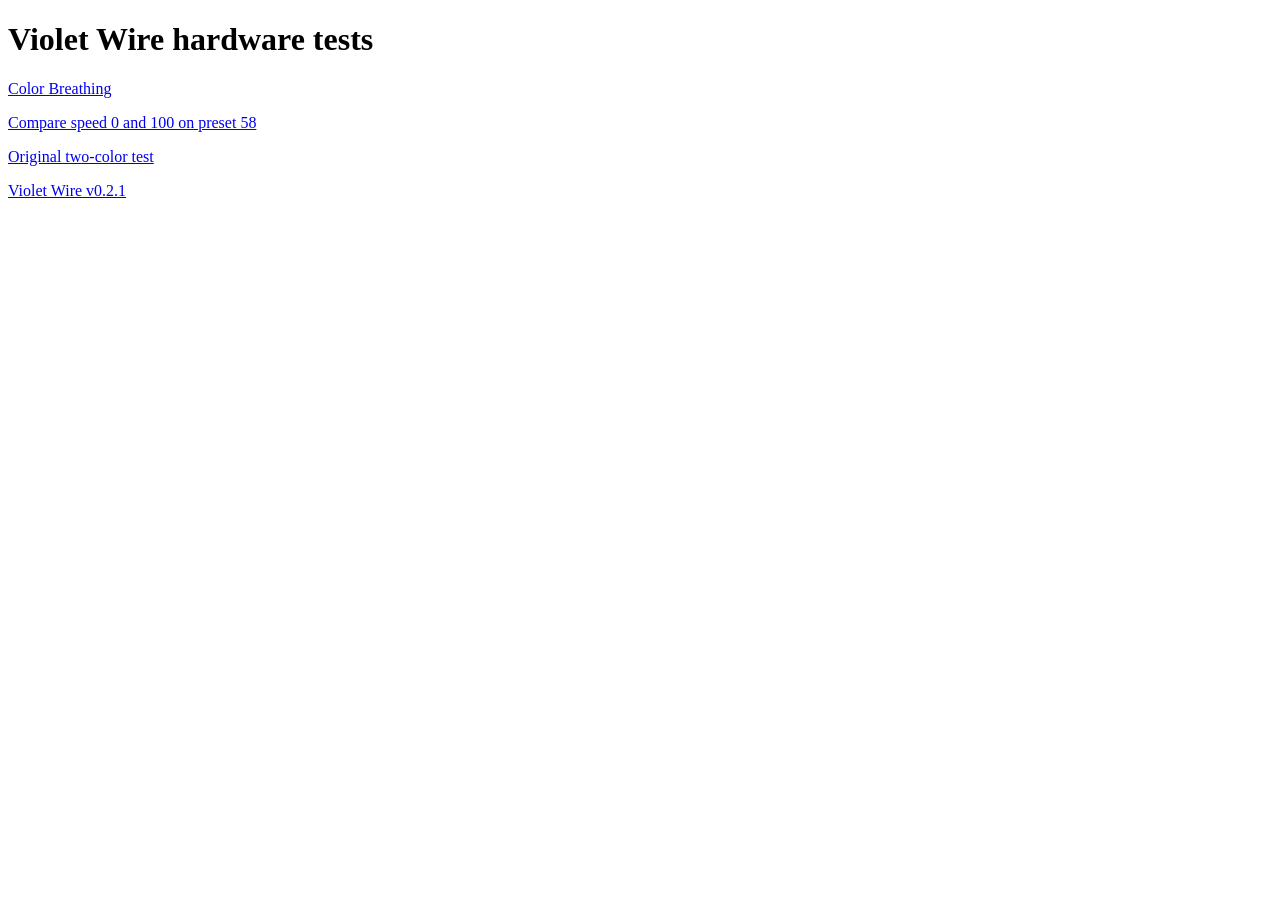
<file: index.html>
<!doctype html>
<html lang="en">
<head>
  <meta charset="utf-8">
  <meta name="viewport" content="width=device-width, initial-scale=1">
  <title>Violet Wire hardware tests</title>
</head>
<body>
  <main>
    <h1>Violet Wire hardware tests</h1>
    <p><a href="./color-breathing-v1/lab/">Color Breathing</a></p>
    <p><a href="./effect-58-v3/lab/">Compare speed 0 and 100 on preset 58</a></p>
    <p><a href="./effect-58-v2/lab/">Original two-color test</a></p>
    <p><a href="https://wronghands.github.io/violet-wire/">Violet Wire v0.2.1</a></p>
  </main>
</body>
</html>
</file>
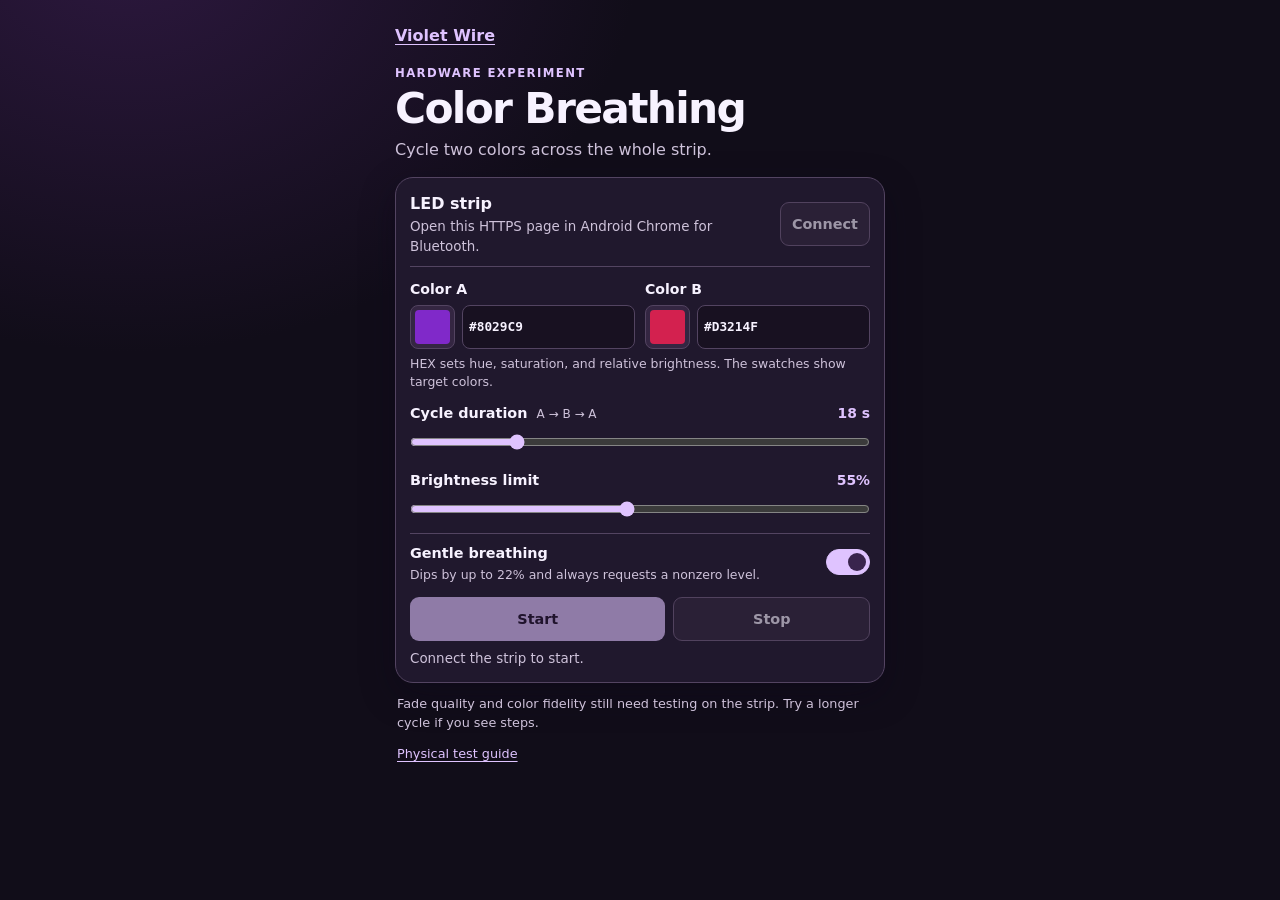
<file: color-breathing-v1/lab/index.html>
<!doctype html>
<html lang="en">
<head>
  <meta charset="utf-8">
  <meta name="viewport" content="width=device-width, initial-scale=1">
  <meta name="color-scheme" content="dark">
  <meta name="theme-color" content="#110d19">
  <meta name="description" content="Cycle two custom colors across a connected Violet Wire strip.">
  <title>Color Breathing · Violet Wire</title>
  <link rel="stylesheet" href="./style.css">
  <script type="module" src="./app.js"></script>
</head>
<body>
  <main>
    <header>
      <a class="home" href="https://wronghands.github.io/violet-wire/">Violet Wire</a>
      <p class="eyebrow">Hardware experiment</p>
      <h1>Color Breathing</h1>
      <p class="intro">Cycle two colors across the whole strip.</p>
    </header>

    <section class="panel" aria-label="Color Breathing controls">
      <div class="connection">
        <div>
          <h2>LED strip</h2>
          <p id="connection-status" role="status">Checking Bluetooth…</p>
        </div>
        <button id="connect" type="button" disabled>Connect</button>
        <button id="disconnect" type="button" hidden>Disconnect</button>
      </div>

      <fieldset id="settings">
        <legend class="visually-hidden">Effect settings</legend>
        <div class="palette">
          <div class="color">
            <label for="hex-a">Color A</label>
            <input type="color" id="picker-a" aria-label="Pick color A" value="#8029c9">
            <input type="text" id="hex-a" aria-label="Color A HEX" aria-describedby="error-a" value="#8029C9" maxlength="12" spellcheck="false" autocomplete="off" autocapitalize="characters">
            <p id="error-a" class="field-error" hidden>Use six HEX digits, like #8029C9.</p>
          </div>
          <div class="color">
            <label for="hex-b">Color B</label>
            <input type="color" id="picker-b" aria-label="Pick color B" value="#d3214f">
            <input type="text" id="hex-b" aria-label="Color B HEX" aria-describedby="error-b" value="#D3214F" maxlength="12" spellcheck="false" autocomplete="off" autocapitalize="characters">
            <p id="error-b" class="field-error" hidden>Use six HEX digits, like #D3214F.</p>
          </div>
        </div>
        <p class="palette-note">HEX sets hue, saturation, and relative brightness. The swatches show target colors.</p>

        <div class="slider">
          <div class="slider-label">
            <label for="duration">Cycle duration <small>A → B → A</small></label>
            <output id="duration-value" for="duration">18 s</output>
          </div>
          <input type="range" id="duration" min="6" max="60" step="1" value="18" aria-valuetext="18 seconds">
        </div>

        <div class="slider">
          <div class="slider-label">
            <label for="brightness">Brightness limit</label>
            <output id="brightness-value" for="brightness">55%</output>
          </div>
          <input type="range" id="brightness" min="15" max="100" step="1" value="55" aria-valuetext="55 percent">
        </div>

        <label class="breathing-toggle" for="breathing">
          <span><strong>Gentle breathing</strong><small id="breathing-help">Dips by up to 22% and always requests a nonzero level.</small></span>
          <input type="checkbox" id="breathing" aria-describedby="breathing-help" checked>
        </label>
      </fieldset>

      <div class="actions">
        <button class="primary" id="start" type="button" disabled>Start</button>
        <button id="stop" type="button" disabled>Stop</button>
      </div>
      <p id="player-status" class="status" role="status">Connect the strip to start.</p>
      <noscript><p class="status">JavaScript is needed to control the strip.</p></noscript>
    </section>

    <footer>
      <p>Fade quality and color fidelity still need testing on the strip. Try a longer cycle if you see steps.</p>
      <a href="https://github.com/wronghands/violet-wire/blob/main/docs/COLOR_BREATHING.md">Physical test guide</a>
    </footer>
  </main>
</body>
</html>
</file>
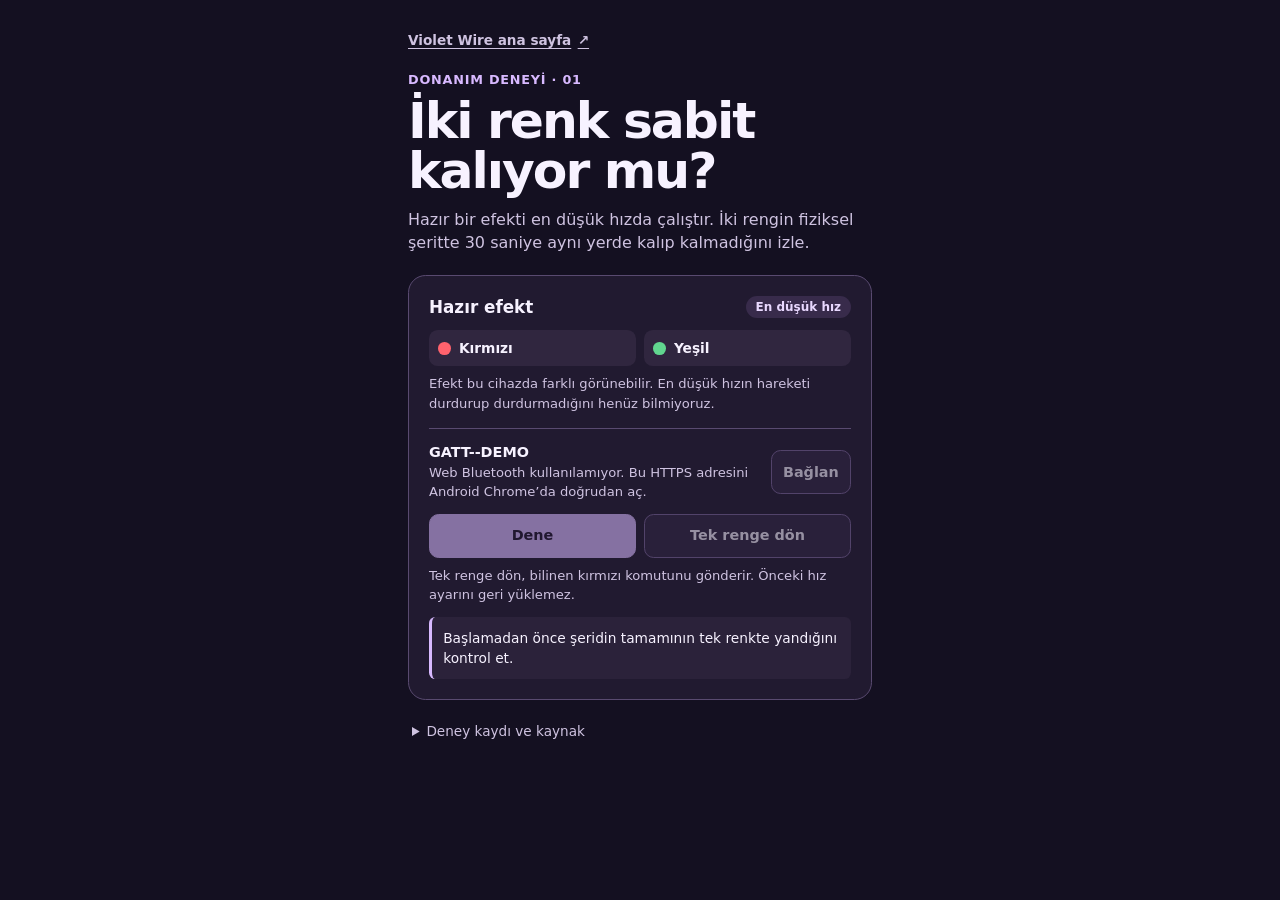
<file: effect-58-v1/lab/index.html>
<!doctype html>
<html lang="tr">
<head>
  <meta charset="utf-8">
  <meta name="viewport" content="width=device-width, initial-scale=1">
  <meta name="color-scheme" content="dark">
  <meta name="theme-color" content="#141021">
  <meta name="description" content="Violet Wire ile hazır bir Bluetooth efektinin en düşük hızda sabit kalıp kalmadığını gözlemle.">
  <title>İki renk deneyi · Violet Wire</title>
  <link rel="stylesheet" href="./lab.css">
  <script type="module" src="./lab.js"></script>
</head>
<body>
  <main>
    <header class="intro">
      <a class="brand" href="https://wronghands.github.io/violet-wire/">Violet Wire ana sayfa <span aria-hidden="true">↗</span></a>
      <p class="eyebrow">Donanım deneyi · 01</p>
      <h1>İki renk sabit<br>kalıyor mu?</h1>
      <p>Hazır bir efekti en düşük hızda çalıştır. İki rengin fiziksel şeritte 30 saniye aynı yerde kalıp kalmadığını izle.</p>
    </header>

    <section class="card" aria-labelledby="effect-title">
      <div class="effect-heading">
        <h2 id="effect-title">Hazır efekt</h2>
        <span class="chip">En düşük hız</span>
      </div>
      <ul class="palette" aria-label="Kaynakta belirtilen efekt renkleri">
        <li><span class="swatch red" aria-hidden="true"></span>Kırmızı</li>
        <li><span class="swatch green" aria-hidden="true"></span>Yeşil</li>
      </ul>
      <p class="hint">Efekt bu cihazda farklı görünebilir. En düşük hızın hareketi durdurup durdurmadığını henüz bilmiyoruz.</p>

      <div class="connection">
        <div>
          <strong>GATT--DEMO</strong>
          <p id="connection-status" role="status">Bluetooth desteği kontrol ediliyor…</p>
        </div>
        <button id="connect" type="button" disabled>Bağlan</button>
        <button id="disconnect" type="button" hidden>Bağlantıyı kes</button>
      </div>

      <div class="actions">
        <button class="primary" id="try" type="button" disabled>Dene</button>
        <button id="restore" type="button" aria-describedby="restore-help" disabled>Tek renge dön</button>
      </div>
      <p class="hint" id="restore-help">Tek renge dön, bilinen kırmızı komutunu gönderir. Önceki hız ayarını geri yüklemez.</p>
      <p class="result" id="result" role="status">Başlamadan önce şeridin tamamının tek renkte yandığını kontrol et.</p>
      <noscript><p>Bluetooth bağlantısı için JavaScript gerekli.</p></noscript>
    </section>

    <details class="diagnostics">
      <summary>Deney kaydı ve kaynak</summary>
      <p>Kayıt, tarayıcıdaki FFF3 yazımlarını gösterir. Şeritteki sonucu ayrıca gözlemle.</p>
      <ol id="log"></ol>
      <a href="https://github.com/wronghands/violet-wire/blob/main/docs/STATIONARY_COLORS.md">Paketler, kaynaklar ve test adımları</a>
    </details>
  </main>
</body>
</html>
</file>
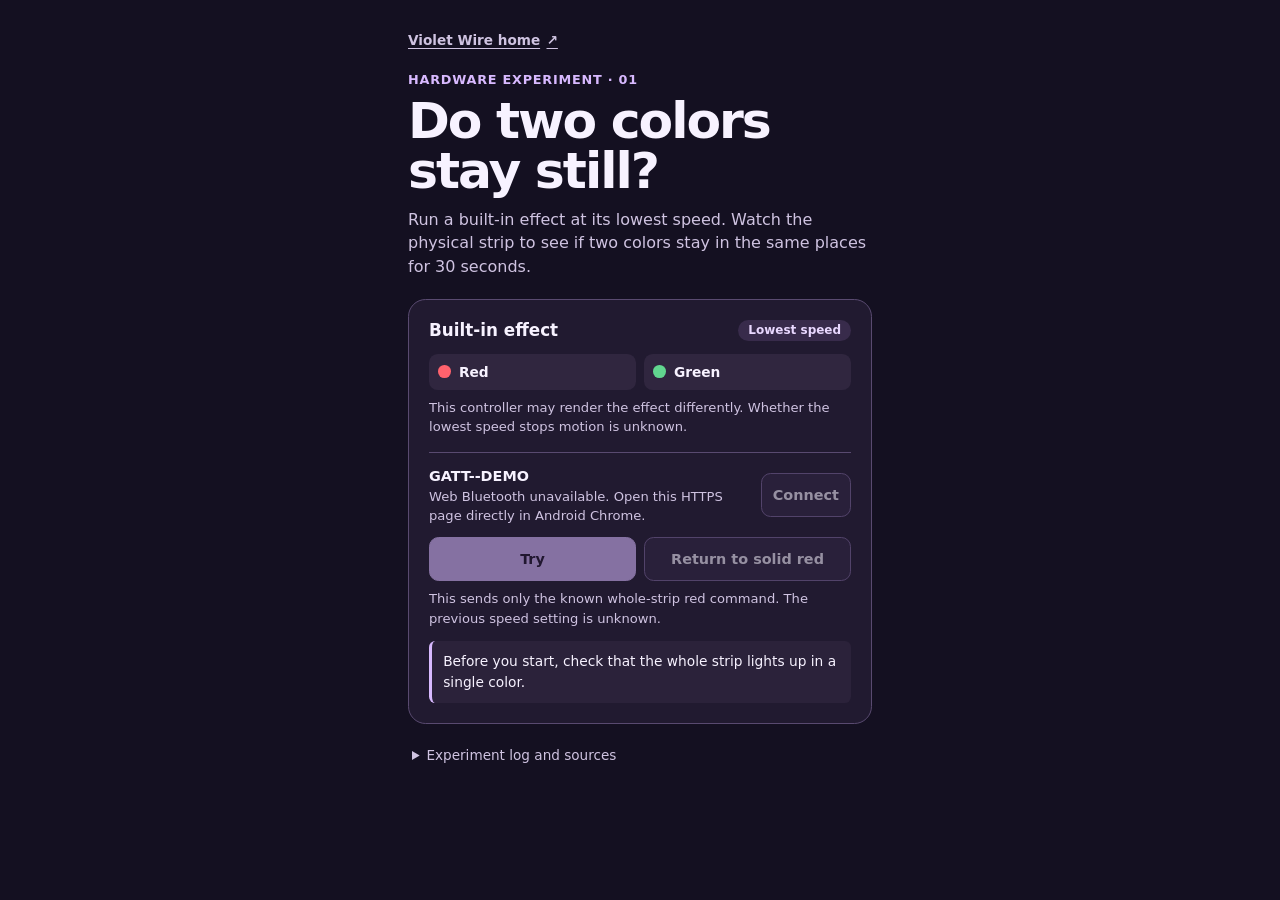
<file: effect-58-v2/lab/index.html>
<!doctype html>
<html lang="en">
<head>
  <meta charset="utf-8">
  <meta name="viewport" content="width=device-width, initial-scale=1">
  <meta name="color-scheme" content="dark">
  <meta name="theme-color" content="#141021">
  <meta name="description" content="Test whether a built-in Violet Wire Bluetooth effect stays still at its lowest speed.">
  <title>Two-color experiment · Violet Wire</title>
  <link rel="stylesheet" href="./lab.css">
  <script type="module" src="./lab.js"></script>
</head>
<body>
  <main>
    <header class="intro">
      <a class="brand" href="https://wronghands.github.io/violet-wire/">Violet Wire home <span aria-hidden="true">↗</span></a>
      <p class="eyebrow">Hardware experiment · 01</p>
      <h1>Do two colors<br>stay still?</h1>
      <p>Run a built-in effect at its lowest speed. Watch the physical strip to see if two colors stay in the same places for 30 seconds.</p>
    </header>

    <section class="card" aria-labelledby="effect-title">
      <div class="effect-heading">
        <h2 id="effect-title">Built-in effect</h2>
        <span class="chip">Lowest speed</span>
      </div>
      <ul class="palette" aria-label="Effect colors listed in the source">
        <li><span class="swatch red" aria-hidden="true"></span>Red</li>
        <li><span class="swatch green" aria-hidden="true"></span>Green</li>
      </ul>
      <p class="hint">This controller may render the effect differently. Whether the lowest speed stops motion is unknown.</p>

      <div class="connection">
        <div>
          <strong>GATT--DEMO</strong>
          <p id="connection-status" role="status">Checking Bluetooth support…</p>
        </div>
        <button id="connect" type="button" disabled>Connect</button>
        <button id="disconnect" type="button" hidden>Disconnect</button>
      </div>

      <div class="actions">
        <button class="primary" id="try" type="button" disabled>Try</button>
        <button id="restore" type="button" aria-describedby="restore-help" disabled>Return to solid red</button>
      </div>
      <p class="hint" id="restore-help">This sends only the known whole-strip red command. The previous speed setting is unknown.</p>
      <p class="result" id="result" role="status">Before you start, check that the whole strip lights up in a single color.</p>
      <noscript><p>Bluetooth requires JavaScript.</p></noscript>
    </section>

    <details class="diagnostics">
      <summary>Experiment log and sources</summary>
      <p>The log shows the browser’s FFF3 writes. Check the physical strip for the result.</p>
      <ol id="log"></ol>
      <a href="https://github.com/wronghands/violet-wire/blob/main/docs/STATIONARY_COLORS.md">Packets, sources, and test steps</a>
    </details>
  </main>
</body>
</html>
</file>
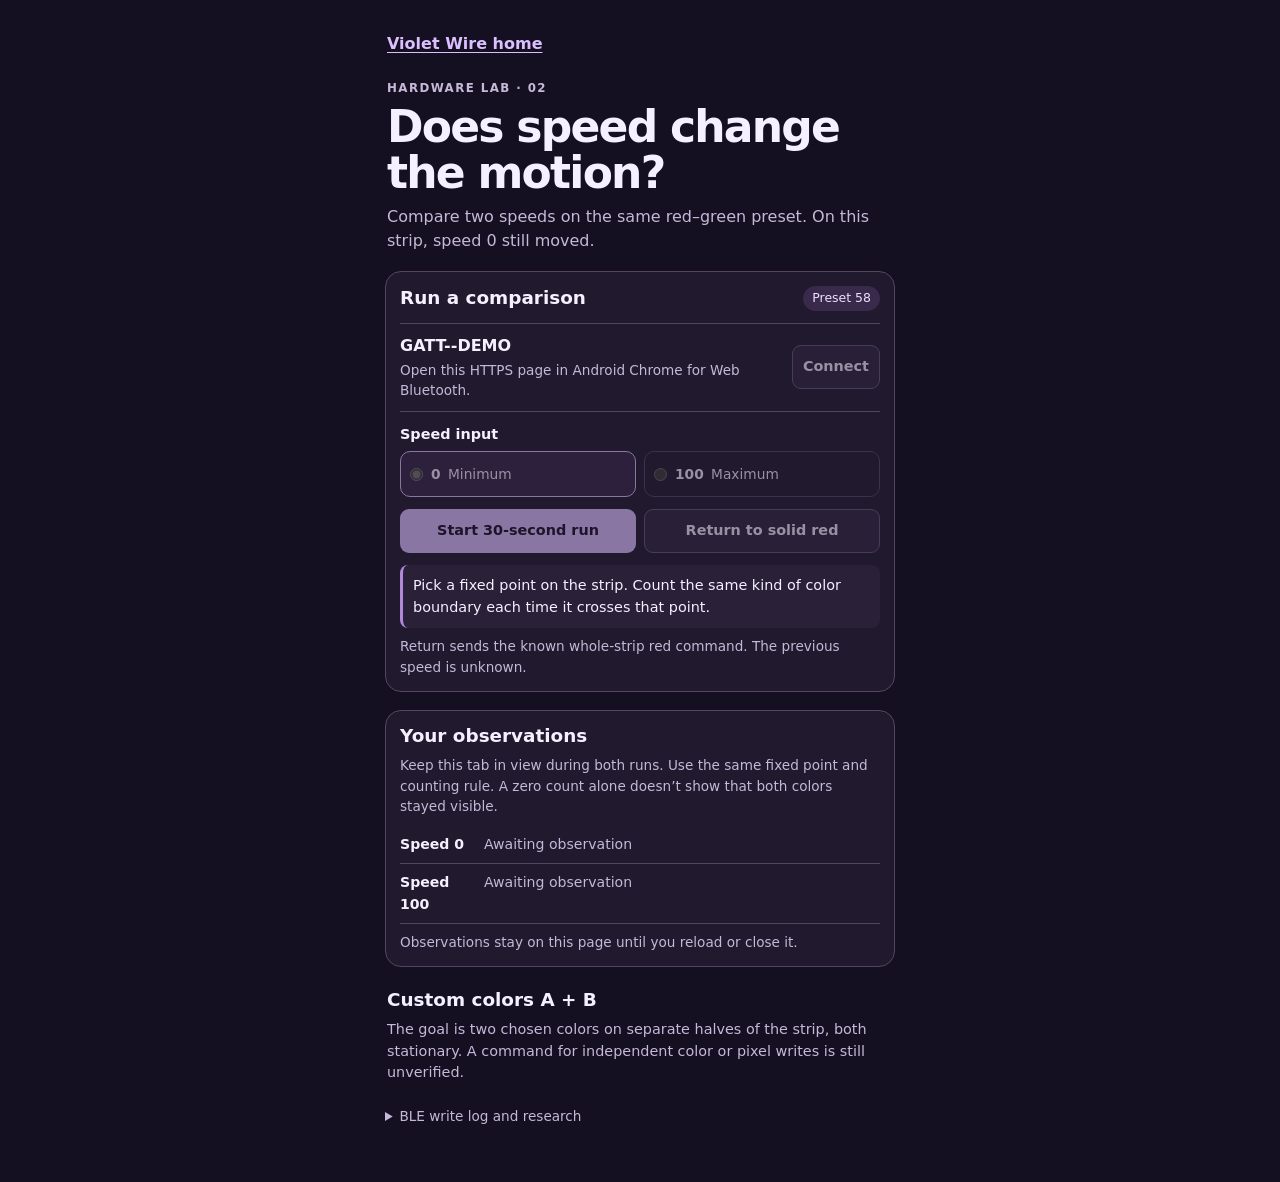
<file: effect-58-v3/lab/index.html>
<!doctype html>
<html lang="en">
<head>
  <meta charset="utf-8">
  <meta name="viewport" content="width=device-width, initial-scale=1">
  <meta name="color-scheme" content="dark">
  <meta name="theme-color" content="#141021">
  <meta name="description" content="Compare two documented speed values on the same Violet Wire LED preset.">
  <title>Speed comparison · Violet Wire</title>
  <link rel="stylesheet" href="./speed.css">
  <script type="module" src="./speed.js"></script>
</head>
<body>
  <main>
    <header>
      <a class="brand" href="https://wronghands.github.io/violet-wire/">Violet Wire home</a>
      <p class="eyebrow">Hardware lab · 02</p>
      <h1>Does speed change the motion?</h1>
      <p>Compare two speeds on the same red–green preset. On this strip, speed 0 still moved.</p>
    </header>

    <section class="card" aria-labelledby="run-title">
      <div class="section-title">
        <h2 id="run-title">Run a comparison</h2>
        <span class="tag">Preset 58</span>
      </div>
      <div class="device">
        <div><strong>GATT--DEMO</strong><p id="connection" role="status">Checking Bluetooth…</p></div>
        <button id="connect" type="button" disabled>Connect</button>
        <button id="disconnect" type="button" hidden>Disconnect</button>
      </div>
      <fieldset id="speed-choice">
        <legend>Speed input</legend>
        <div class="choices">
          <label><input type="radio" name="speed" value="0" checked><span><strong>0</strong> Minimum</span></label>
          <label><input type="radio" name="speed" value="100"><span><strong>100</strong> Maximum</span></label>
        </div>
      </fieldset>
      <div class="actions">
        <button class="primary" id="start" type="button" disabled>Start 30-second run</button>
        <button id="restore" type="button" disabled>Return to solid red</button>
      </div>
      <div class="run-status">
        <p id="status" role="status">Pick a fixed point on the strip. Count the same kind of color boundary each time it crosses that point.</p>
        <span class="timer" id="timer" aria-hidden="true" hidden></span>
      </div>
      <p class="help">Return sends the known whole-strip red command. The previous speed is unknown.</p>
      <noscript><p>JavaScript is needed for Bluetooth and the timer.</p></noscript>
    </section>

    <section class="card" aria-labelledby="measure-title">
      <h2 id="measure-title">Your observations</h2>
      <p class="help">Keep this tab in view during both runs. Use the same fixed point and counting rule. A zero count alone doesn’t show that both colors stayed visible.</p>
      <dl class="readings">
        <div><dt>Speed 0</dt><dd id="reading-0">Awaiting observation</dd></div>
        <div><dt>Speed 100</dt><dd id="reading-100">Awaiting observation</dd></div>
      </dl>
      <form id="observation" hidden>
        <h3 id="observation-title">Record this run</h3>
        <div class="inputs">
          <label for="count">Crossings in 30 seconds<input id="count" type="number" min="0" max="9999" step="1" inputmode="numeric" required></label>
          <label for="direction">Movement direction<select id="direction" required>
            <option value="">Choose what you saw</option>
            <option>Toward the controller</option>
            <option>Away from the controller</option>
            <option>Both directions</option>
            <option>No movement seen</option>
            <option>Unclear</option>
          </select></label>
        </div>
        <button type="submit">Save observation</button>
      </form>
      <p class="help" id="saved" role="status">Observations stay on this page until you reload or close it.</p>
    </section>

    <section class="goal" aria-labelledby="goal-title">
      <h2 id="goal-title">Custom colors A + B</h2>
      <p>The goal is two chosen colors on separate halves of the strip, both stationary. A command for independent color or pixel writes is still unverified.</p>
    </section>

    <details class="diagnostics">
      <summary>BLE write log and research</summary>
      <p>Browser write results and exact bytes. Check the physical strip for the result.</p>
      <ol id="log"></ol>
      <a href="https://github.com/wronghands/violet-wire/blob/main/docs/SPEED_CONTRAST.md">Hardware steps, packet sources, and the custom-color investigation</a>
    </details>
  </main>
</body>
</html>
</file>
<file: color-breathing-v1/lab/style.css>
:root {
  color-scheme: dark;
  font: 16px/1.45 system-ui, sans-serif;
  background: #110d19;
  color: #f7f2ff;
  --muted: #cec2da;
  --line: #534461;
  --accent: #dfc3ff;
}

* { box-sizing: border-box; }
[hidden] { display: none !important; }
body { margin: 0; background: radial-gradient(32rem 26rem at 10% -4rem, #2d183f, transparent); }
main { width: min(100% - 28px, 490px); margin-inline: auto; padding: 14px 0 30px; }
p, h1, h2 { margin: 0; }
a { color: var(--accent); text-underline-offset: 3px; }
.home { display: inline-flex; align-items: center; min-height: 44px; font-weight: 700; }
.eyebrow { margin: 7px 0 5px; color: var(--accent); font-size: .73rem; font-weight: 760; letter-spacing: .12em; text-transform: uppercase; }
h1 { font-size: clamp(2rem, 8vw, 2.65rem); line-height: 1.06; letter-spacing: -.04em; }
.intro { margin-top: 6px; color: var(--muted); }
.panel { margin-top: 16px; padding: 14px; border: 1px solid var(--line); border-radius: 18px; background: #20182d; box-shadow: 0 12px 34px #0c061957; }
.connection { display: flex; justify-content: space-between; align-items: center; gap: 12px; border-bottom: 1px solid var(--line); padding-bottom: 10px; margin-bottom: 12px; }
.connection h2 { font-size: 1rem; }
.connection p { margin-top: 2px; color: var(--muted); font-size: .84rem; }

fieldset { min-width: 0; margin: 0; padding: 0; border: 0; }
.visually-hidden { position: absolute; width: 1px; height: 1px; padding: 0; margin: -1px; overflow: hidden; clip-path: inset(50%); white-space: nowrap; }
.palette { display: grid; grid-template-columns: repeat(2, minmax(0, 1fr)); gap: 10px; }
.color { display: grid; grid-template-columns: 45px minmax(0, 1fr); align-items: center; column-gap: 7px; }
.color label, .field-error { grid-column: 1 / -1; }
.color label { font-size: .88rem; font-weight: 700; margin-bottom: 5px; }
.color input { width: 100%; height: 44px; min-width: 0; border: 1px solid var(--line); border-radius: 8px; }
input[type="color"] { padding: 4px; background: #342642; cursor: pointer; }
input[type="color"]::-webkit-color-swatch-wrapper { padding: 0; }
input[type="color"]::-webkit-color-swatch { border: 0; border-radius: 4px; }
input[type="color"]::-moz-color-swatch { border: 0; border-radius: 4px; }
input[type="text"] { padding-inline: 6px; background: #181121; color: inherit; font: 700 .8rem ui-monospace, monospace; }
input[aria-invalid="true"] { border-color: #ff98ad; }
.field-error { margin-top: 3px; color: #ffb9c8; font-size: .74rem; }
.palette-note { margin-top: 6px; color: var(--muted); font-size: .78rem; }

.slider { margin-top: 12px; }
.slider-label { display: flex; justify-content: space-between; align-items: baseline; gap: 8px; }
.slider label, .breathing-toggle strong { font-size: .9rem; font-weight: 700; }
.slider small { margin-inline-start: 4px; color: var(--muted); font-weight: 500; white-space: nowrap; }
output { color: var(--accent); font-size: .87rem; font-weight: 700; font-variant-numeric: tabular-nums; white-space: nowrap; }
input[type="range"] { display: block; width: 100%; height: 44px; margin: -4px 0 -6px; accent-color: var(--accent); cursor: pointer; }
.breathing-toggle { display: flex; justify-content: space-between; align-items: center; gap: 12px; margin-top: 8px; padding: 7px 0; min-height: 44px; border-top: 1px solid var(--line); cursor: pointer; }
.breathing-toggle small { display: block; margin-top: 2px; color: var(--muted); font-size: .78rem; }
input[type="checkbox"] { appearance: none; display: grid; align-items: center; flex: none; width: 44px; height: 26px; margin: 0; padding: 3px; border: 1px solid #8c769c; border-radius: 99px; background: #33253f; cursor: pointer; }
input[type="checkbox"]::before { content: ""; width: 18px; height: 18px; border-radius: 50%; background: #d2bfdc; }
input[type="checkbox"]:checked { border-color: var(--accent); background: var(--accent); }
input[type="checkbox"]:checked::before { transform: translateX(18px); background: #39244d; }

.actions { display: grid; grid-template-columns: 1.3fr 1fr; gap: 8px; margin-top: 6px; }
button { min-height: 44px; padding: 6px 11px; border: 1px solid #756182; border-radius: 9px; background: #32263d; color: inherit; font: 700 .9rem/1.25 system-ui, sans-serif; cursor: pointer; }
button.primary { border-color: transparent; background: var(--accent); color: #20112d; }
button:disabled, fieldset:disabled input { cursor: default; opacity: .58; }
fieldset:disabled .breathing-toggle { cursor: default; }
:focus-visible { outline: 2px solid #f4dcff; outline-offset: 3px; }
.status { min-height: 1.45em; margin-top: 8px; color: var(--muted); font-size: .84rem; }
footer { margin: 12px 2px 0; color: var(--muted); font-size: .8rem; }
footer a { display: inline-flex; align-items: center; min-height: 44px; }

@media (max-width: 355px) {
  .panel { padding: 11px; }
  .palette { gap: 7px; }
  .color { column-gap: 5px; }
}
</file>
<file: effect-58-v1/lab/lab.css>
:root {
  color-scheme: dark;
  font-family: system-ui, sans-serif;
  color: #f7f2ff;
  background: #141021;
  --muted: #cfc3e1;
  --outline: #594a70;
  --surface: #211a30;
  --accent: #d8b9ff;
}

* { box-sizing: border-box; }

body { margin: 0; }

main {
  max-width: 32rem;
  margin-inline: auto;
  padding: 1.1rem clamp(0.85rem, 4vw, 1.5rem) 2rem;
}

.intro { margin-block-end: 1.25rem; }

.brand {
  display: inline-flex;
  align-items: center;
  gap: 0.4rem;
  min-height: 44px;
  color: var(--muted);
  text-decoration-thickness: 1px;
  text-underline-offset: 0.2em;
  font-size: 0.85rem;
  font-weight: 650;
}

.eyebrow {
  margin: 0.6rem 0 0.35rem;
  color: var(--accent);
  font-size: 0.8rem;
  font-weight: 700;
  letter-spacing: 0.06em;
  text-transform: uppercase;
}

h1 {
  margin: 0;
  font-size: clamp(2.15rem, 9vw, 3.15rem);
  font-weight: 760;
  line-height: 0.99;
  letter-spacing: -0.04em;
}

h2 { margin: 0; font-size: 1.05rem; }
p { line-height: 1.48; }
.intro p:last-child { margin: 0.75rem 0 0; color: var(--muted); }

.card {
  padding: clamp(0.85rem, 4vw, 1.25rem);
  border: 1px solid var(--outline);
  border-radius: 1.1rem;
  background: var(--surface);
}

.effect-heading {
  display: flex;
  align-items: center;
  justify-content: space-between;
  gap: 0.45rem;
  flex-wrap: wrap;
}

.chip {
  border-radius: 1rem;
  padding: 0.24rem 0.62rem;
  background: #382b4b;
  color: #e9d8ff;
  font-size: 0.75rem;
  font-weight: 650;
}

.palette, .actions {
  display: grid;
  grid-template-columns: repeat(2, minmax(0, 1fr));
  gap: 0.5rem;
}

.palette {
  margin: 0.8rem 0 0.4rem;
  padding: 0;
  list-style: none;
}

.palette li {
  display: flex;
  align-items: center;
  gap: 0.52rem;
  padding: 0.62rem 0.55rem;
  border-radius: 0.55rem;
  background: #30263f;
  font-size: 0.86rem;
  font-weight: 650;
}

.swatch {
  width: 0.8rem;
  height: 0.8rem;
  flex: none;
  border-radius: 50%;
}

.swatch.red { background: #ff626d; }
.swatch.green { background: #61d68f; }
.hint { margin: 0.5rem 0 0; color: var(--muted); font-size: 0.82rem; }

.connection {
  display: flex;
  align-items: center;
  justify-content: space-between;
  flex-wrap: wrap;
  gap: 0.45rem 0.65rem;
  margin-block: 0.95rem 0.75rem;
  padding-block-start: 0.8rem;
  border-top: 1px solid var(--outline);
}

.connection > div { flex: 1 1 8rem; }
.connection strong { font-size: 0.9rem; }
.connection p { margin: 0.12rem 0 0; color: var(--muted); font-size: 0.82rem; }

button {
  min-height: 44px;
  padding: 0.55rem 0.7rem;
  border: 1px solid #7b659a;
  border-radius: 0.6rem;
  background: #312643;
  color: #f7f2ff;
  font: inherit;
  font-size: 0.9rem;
  font-weight: 700;
  line-height: 1.15;
  cursor: pointer;
}

.primary { border-color: var(--accent); background: var(--accent); color: #211631; }
button:disabled { opacity: 0.55; cursor: default; }
:is(button, a, summary):focus-visible { outline: 3px solid #efe1ff; outline-offset: 3px; }

.result {
  min-height: 3.1rem;
  margin: 0.8rem 0 0;
  padding: 0.65rem 0.7rem;
  border-inline-start: 3px solid var(--accent);
  border-radius: 0.4rem;
  background: #2b223a;
  font-size: 0.86rem;
}

.diagnostics { margin-top: 0.7rem; padding-inline: 0.25rem; color: var(--muted); font-size: 0.85rem; }
summary { padding-block: 0.78rem; min-height: 44px; cursor: pointer; }
.diagnostics a { display: inline-flex; align-items: center; min-height: 44px; color: var(--accent); }
.diagnostics ol { padding-inline-start: 1.65rem; line-height: 1.6; overflow-wrap: anywhere; }

@media (max-width: 340px) {
  .actions button { padding-inline: 0.36rem; }
}
</file>
<file: effect-58-v2/lab/lab.css>
:root {
  color-scheme: dark;
  font-family: system-ui, sans-serif;
  color: #f7f2ff;
  background: #141021;
  --muted: #cfc3e1;
  --outline: #594a70;
  --surface: #211a30;
  --accent: #d8b9ff;
}

* { box-sizing: border-box; }

body { margin: 0; }

main {
  max-width: 32rem;
  margin-inline: auto;
  padding: 1.1rem clamp(0.85rem, 4vw, 1.5rem) 2rem;
}

.intro { margin-block-end: 1.25rem; }

.brand {
  display: inline-flex;
  align-items: center;
  gap: 0.4rem;
  min-height: 44px;
  color: var(--muted);
  text-decoration-thickness: 1px;
  text-underline-offset: 0.2em;
  font-size: 0.85rem;
  font-weight: 650;
}

.eyebrow {
  margin: 0.6rem 0 0.35rem;
  color: var(--accent);
  font-size: 0.8rem;
  font-weight: 700;
  letter-spacing: 0.06em;
  text-transform: uppercase;
}

h1 {
  margin: 0;
  font-size: clamp(2.15rem, 9vw, 3.15rem);
  font-weight: 760;
  line-height: 0.99;
  letter-spacing: -0.04em;
}

h2 { margin: 0; font-size: 1.05rem; }
p { line-height: 1.48; }
.intro p:last-child { margin: 0.75rem 0 0; color: var(--muted); }

.card {
  padding: clamp(0.85rem, 4vw, 1.25rem);
  border: 1px solid var(--outline);
  border-radius: 1.1rem;
  background: var(--surface);
}

.effect-heading {
  display: flex;
  align-items: center;
  justify-content: space-between;
  gap: 0.45rem;
  flex-wrap: wrap;
}

.chip {
  border-radius: 1rem;
  padding: 0.24rem 0.62rem;
  background: #382b4b;
  color: #e9d8ff;
  font-size: 0.75rem;
  font-weight: 650;
}

.palette, .actions {
  display: grid;
  grid-template-columns: repeat(2, minmax(0, 1fr));
  gap: 0.5rem;
}

.palette {
  margin: 0.8rem 0 0.4rem;
  padding: 0;
  list-style: none;
}

.palette li {
  display: flex;
  align-items: center;
  gap: 0.52rem;
  padding: 0.62rem 0.55rem;
  border-radius: 0.55rem;
  background: #30263f;
  font-size: 0.86rem;
  font-weight: 650;
}

.swatch {
  width: 0.8rem;
  height: 0.8rem;
  flex: none;
  border-radius: 50%;
}

.swatch.red { background: #ff626d; }
.swatch.green { background: #61d68f; }
.hint { margin: 0.5rem 0 0; color: var(--muted); font-size: 0.82rem; }

.connection {
  display: flex;
  align-items: center;
  justify-content: space-between;
  flex-wrap: wrap;
  gap: 0.45rem 0.65rem;
  margin-block: 0.95rem 0.75rem;
  padding-block-start: 0.8rem;
  border-top: 1px solid var(--outline);
}

.connection > div { flex: 1 1 8rem; }
.connection strong { font-size: 0.9rem; }
.connection p { margin: 0.12rem 0 0; color: var(--muted); font-size: 0.82rem; }

button {
  min-height: 44px;
  padding: 0.55rem 0.7rem;
  border: 1px solid #7b659a;
  border-radius: 0.6rem;
  background: #312643;
  color: #f7f2ff;
  font: inherit;
  font-size: 0.9rem;
  font-weight: 700;
  line-height: 1.15;
  cursor: pointer;
}

.primary { border-color: var(--accent); background: var(--accent); color: #211631; }
button:disabled { opacity: 0.55; cursor: default; }
:is(button, a, summary):focus-visible { outline: 3px solid #efe1ff; outline-offset: 3px; }

.result {
  min-height: 3.1rem;
  margin: 0.8rem 0 0;
  padding: 0.65rem 0.7rem;
  border-inline-start: 3px solid var(--accent);
  border-radius: 0.4rem;
  background: #2b223a;
  font-size: 0.86rem;
}

.diagnostics { margin-top: 0.7rem; padding-inline: 0.25rem; color: var(--muted); font-size: 0.85rem; }
summary { padding-block: 0.78rem; min-height: 44px; cursor: pointer; }
.diagnostics a { display: inline-flex; align-items: center; min-height: 44px; color: var(--accent); }
.diagnostics ol { padding-inline-start: 1.65rem; line-height: 1.6; overflow-wrap: anywhere; }

@media (max-width: 340px) {
  .actions button { padding-inline: 0.36rem; }
}
</file>
<file: effect-58-v3/lab/speed.css>
:root {
  color-scheme: dark;
  font: 16px/1.5 system-ui, sans-serif;
  background: #141021;
  color: #f5f0ff;
  --muted: #c5b8d8;
  --line: #554563;
  --accent: #dbbfff;
}

* { box-sizing: border-box; }
[hidden] { display: none !important; }
body { margin: 0; }
main { width: min(100% - 28px, 510px); margin: auto; padding: 22px 0 42px; }
header { padding: 0 2px; }
header p, .goal p { color: var(--muted); }
a { color: var(--accent); text-underline-offset: 3px; }
.brand { display: inline-flex; align-items: center; min-height: 44px; font-weight: 650; }
.eyebrow { margin: 14px 0 6px; font-size: .74rem; font-weight: 750; text-transform: uppercase; letter-spacing: .12em; }
h1 { font-size: clamp(2rem, 8vw, 2.75rem); line-height: 1.06; letter-spacing: -.04em; margin: 0; text-wrap: balance; }
h2 { font-size: 1.15rem; line-height: 1.2; margin: 0; }
h3 { font-size: 1rem; margin: 0; }
p { margin: 8px 0 0; }
.card { margin-top: 18px; padding: 14px; border: 1px solid var(--line); border-radius: 16px; background: #21192e; }
.section-title, .device { display: flex; align-items: center; justify-content: space-between; gap: 8px; }
.tag { white-space: nowrap; padding: 3px 9px; border-radius: 20px; background: #39294b; color: #eee0ff; font-size: .78rem; }
.device { margin: 12px 0; padding: 10px 0; border-block: 1px solid var(--line); }
.device p { margin: 2px 0 0; color: var(--muted); font-size: .85rem; }
fieldset { border: 0; padding: 0; margin: 0; min-width: 0; }
legend { font-size: .9rem; font-weight: 650; padding: 0 0 6px; }
.choices, .actions { display: grid; grid-template-columns: repeat(2, minmax(0, 1fr)); gap: 8px; }
.choices label { display: flex; align-items: center; gap: 8px; min-height: 46px; padding: 6px 9px; border: 1px solid var(--line); border-radius: 10px; cursor: pointer; }
.choices label:has(:checked) { border-color: var(--accent); background: #38274a; }
.choices input { margin: 0; accent-color: var(--accent); }
.choices strong { margin-right: 3px; }
.choices span { font-size: .86rem; }
.actions { margin-top: 12px; }
button, select, input[type=number] { min-height: 44px; border: 1px solid #69587b; border-radius: 9px; font: inherit; }
button { padding: 7px 10px; background: #30253d; color: inherit; font-size: .9rem; font-weight: 700; cursor: pointer; }
button.primary { background: var(--accent); color: #1b1028; border-color: transparent; }
button:disabled, fieldset:disabled .choices label { cursor: default; opacity: .56; }
:focus-visible { outline: 2px solid #f1ddff; outline-offset: 3px; }
.run-status { margin-top: 12px; padding: 10px; border-radius: 8px; border-left: 3px solid #b08ad9; background: #2a2037; display: flex; justify-content: space-between; align-items: center; gap: 10px; }
.run-status p { margin: 0; font-size: .9rem; }
.timer { color: var(--accent); font-size: 1.25rem; font-weight: 750; white-space: nowrap; font-variant-numeric: tabular-nums; }
.help, .diagnostics { color: var(--muted); font-size: .85rem; }
.readings { margin: 10px 0 0; }
.readings div { display: grid; grid-template-columns: 76px 1fr; gap: 8px; padding: 8px 0; border-bottom: 1px solid var(--line); font-size: .88rem; }
dt { font-weight: 700; }
dd { margin: 0; color: var(--muted); overflow-wrap: anywhere; }
form { margin-top: 12px; }
.inputs { display: grid; gap: 8px; margin: 9px 0; }
.inputs label { display: grid; gap: 4px; font-size: .9rem; }
input[type=number], select { width: 100%; padding: 7px 9px; color: inherit; background: #171121; }
.goal { margin: 22px 2px 12px; }
.goal p { font-size: .9rem; }
summary { display: list-item; min-height: 44px; padding-block: 10px; cursor: pointer; }
.diagnostics ol { padding-left: 24px; }
.diagnostics code { overflow-wrap: anywhere; color: #f0ddff; }

@media (max-width: 335px) {
  .card { padding: 11px; }
  .choices label { padding-inline: 6px; gap: 4px; }
  button { padding-inline: 7px; }
}
</file>
